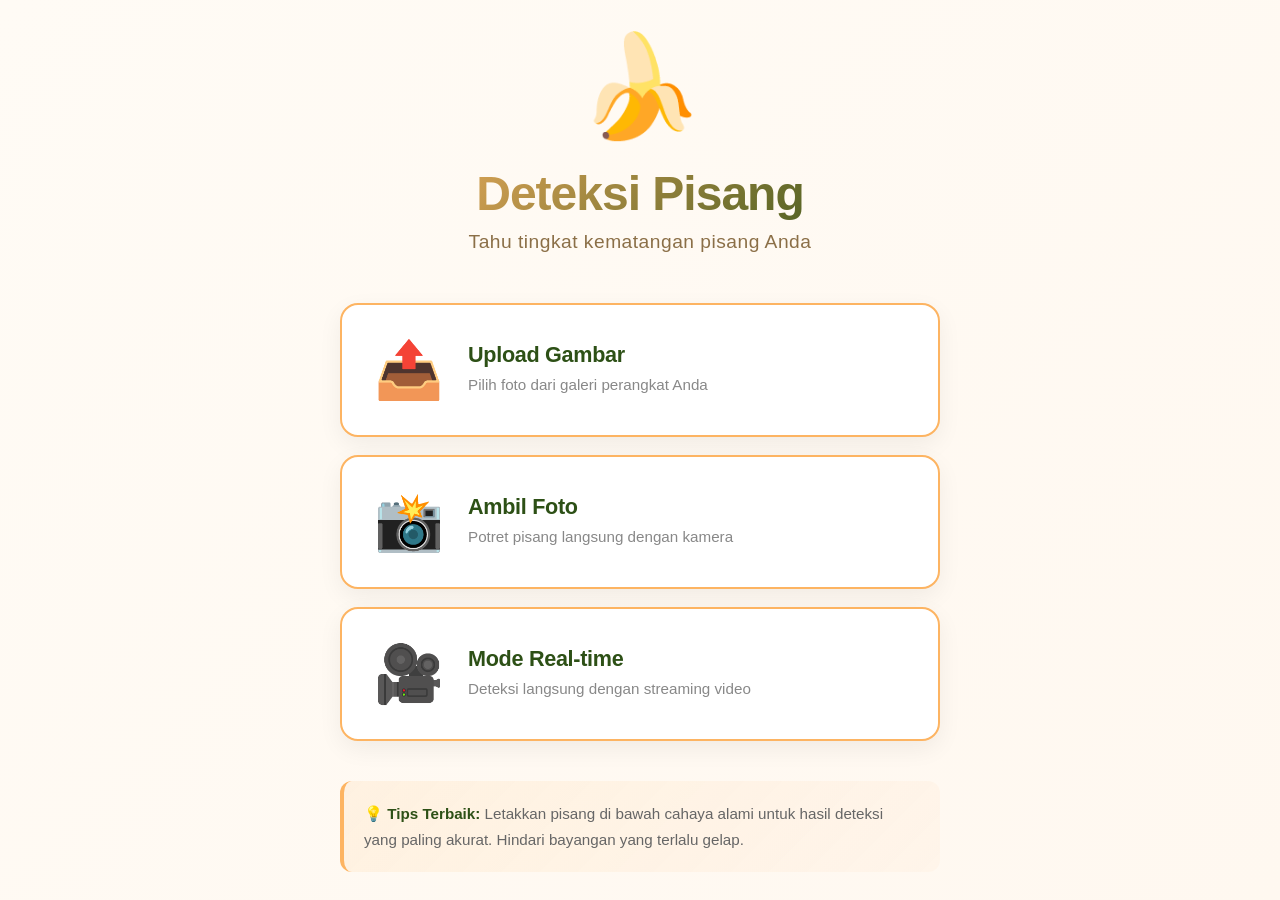
<file: templates/index.html>
<!DOCTYPE html>
<html lang="id">
<head>
    <meta charset="UTF-8">
    <meta name="viewport" content="width=device-width, initial-scale=1.0">
    <title>Deteksi Kematangan Pisang</title>
    <link rel="stylesheet" href="/static/css/style.css">
    <style>
        /* ── Page-specific styles ── */
        body {
            background: linear-gradient(135deg, var(--light) 0%, #FFF8F0 100%);
            display: flex;
            align-items: center;
            justify-content: center;
            padding: 20px;
        }

        .container {
            max-width: 600px;
            width: 100%;
            animation: slideUp 0.8s cubic-bezier(0.34, 1.56, 0.64, 1);
        }

        header { text-align: center; margin-bottom: 50px; }

        .logo {
            font-size: 100px;
            margin-bottom: 20px;
            animation: bounce 2.5s cubic-bezier(0.68, -0.55, 0.265, 1.55) infinite;
            display: inline-block;
        }

        h1 {
            font-size: 3em;
            background: linear-gradient(135deg, var(--primary) 0%, var(--primary-dark) 100%);
            -webkit-background-clip: text;
            -webkit-text-fill-color: transparent;
            background-clip: text;
            margin-bottom: 10px;
            font-weight: 800;
            letter-spacing: -1px;
        }

        .subtitle {
            color: var(--gray);
            font-size: 1.2em;
            font-weight: 300;
            margin-bottom: 40px;
            letter-spacing: 0.5px;
        }

        .modes { display: grid; grid-template-columns: 1fr; gap: 18px; margin-bottom: 40px; }

        .mode-card {
            background: white;
            border: 2.5px solid var(--primary);
            border-radius: 18px;
            padding: 32px;
            cursor: pointer;
            transition: all 0.4s cubic-bezier(0.34, 1.56, 0.64, 1);
            text-decoration: none;
            color: var(--dark);
            position: relative;
            overflow: hidden;
            box-shadow: 0 8px 24px rgba(0,0,0,0.06);
            display: flex;
            align-items: center;
            gap: 24px;
        }

        .mode-card::before {
            content: '';
            position: absolute;
            top: 0; left: -100%;
            width: 100%; height: 100%;
            background: linear-gradient(90deg, transparent, rgba(253,180,98,0.15), transparent);
            transition: left 0.6s ease;
            z-index: 1;
        }

        .mode-card:hover::before { left: 100%; }

        .mode-card:hover {
            transform: translateY(-12px);
            border-color: var(--primary-dark);
            box-shadow: 0 16px 40px rgba(45,80,22,0.12);
            background: linear-gradient(135deg, #FFFBF5 0%, #FFF8F0 100%);
        }

        .mode-icon {
            font-size: 56px;
            min-width: 70px;
            text-align: center;
            transition: transform 0.3s cubic-bezier(0.34, 1.56, 0.64, 1);
            z-index: 2;
        }

        .mode-card:hover .mode-icon { transform: scale(1.2) rotate(8deg); }

        .mode-content { flex: 1; z-index: 2; }

        .mode-title {
            font-size: 1.35em;
            font-weight: 700;
            color: var(--primary-dark);
            margin-bottom: 6px;
            letter-spacing: -0.3px;
        }

        .mode-desc { font-size: 0.95em; color: #888; line-height: 1.5; }

        .arrow {
            font-size: 24px;
            opacity: 0;
            transform: translateX(-10px);
            transition: all 0.3s ease;
            z-index: 2;
        }

        .mode-card:hover .arrow { opacity: 1; transform: translateX(0); }

        .info-box {
            background: linear-gradient(135deg, rgba(253,180,98,0.12) 0%, rgba(253,180,98,0.05) 100%);
            border-left: 4px solid var(--primary);
            padding: 20px;
            border-radius: 12px;
            font-size: 0.95em;
            color: #666;
            line-height: 1.7;
        }

        .info-box strong { color: var(--primary-dark); font-weight: 600; }

        @media (max-width: 600px) {
            h1 { font-size: 2.2em; }
            .logo { font-size: 70px; }
            .subtitle { font-size: 1em; }
            .mode-card { padding: 24px; gap: 16px; }
            .mode-icon { font-size: 44px; min-width: 54px; }
            .mode-title { font-size: 1.1em; }
            .mode-desc { font-size: 0.85em; }
            .arrow { display: none; }
        }
    </style>
</head>
<body>
    <div class="container">
        <header>
            <div class="logo">🍌</div>
            <h1>Deteksi Pisang</h1>
            <p class="subtitle">Tahu tingkat kematangan pisang Anda</p>
        </header>

        <div class="modes">
            <a href="/upload" class="mode-card">
                <div class="mode-icon">📤</div>
                <div class="mode-content">
                    <div class="mode-title">Upload Gambar</div>
                    <div class="mode-desc">Pilih foto dari galeri perangkat Anda</div>
                </div>
                <div class="arrow">→</div>
            </a>

            <a href="/capture" class="mode-card">
                <div class="mode-icon">📸</div>
                <div class="mode-content">
                    <div class="mode-title">Ambil Foto</div>
                    <div class="mode-desc">Potret pisang langsung dengan kamera</div>
                </div>
                <div class="arrow">→</div>
            </a>

            <a href="/realtime" class="mode-card">
                <div class="mode-icon">🎥</div>
                <div class="mode-content">
                    <div class="mode-title">Mode Real-time</div>
                    <div class="mode-desc">Deteksi langsung dengan streaming video</div>
                </div>
                <div class="arrow">→</div>
            </a>
        </div>

        <div class="info-box">
            <strong>💡 Tips Terbaik:</strong> Letakkan pisang di bawah cahaya alami untuk hasil deteksi yang paling akurat. Hindari bayangan yang terlalu gelap.
        </div>
    </div>
</body>
</html>
</file>
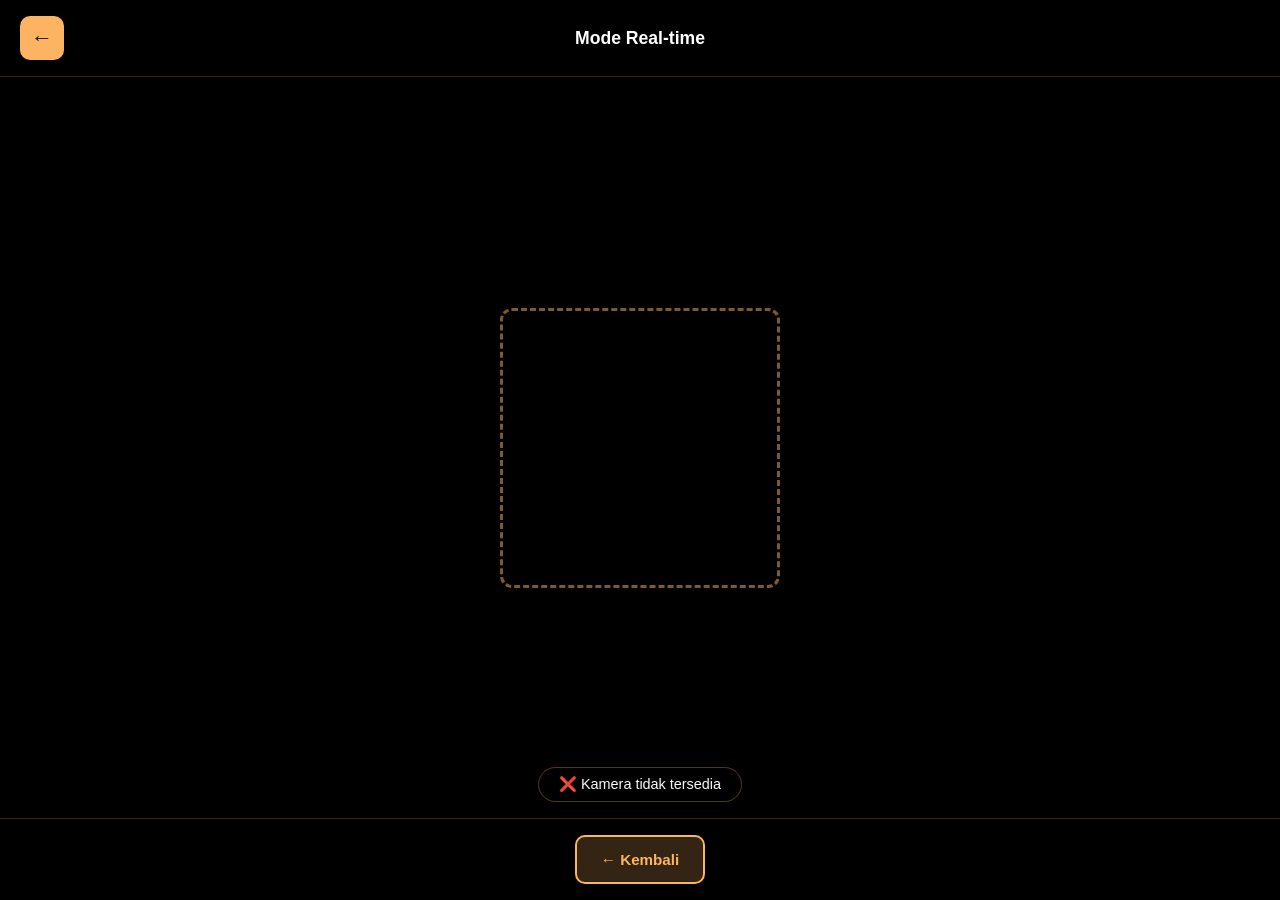
<file: templates/realtime.html>
<!DOCTYPE html>
<html lang="id">
<head>
    <meta charset="UTF-8">
    <meta name="viewport" content="width=device-width, initial-scale=1.0">
    <title>Real-time - Deteksi Pisang</title>
    <link rel="stylesheet" href="/static/css/style.css">
    <style>
        /* ── Page-specific styles ── */
        body {
            background: #000;
            padding: 0;
            margin: 0;
        }

        .container {
            width: 100%;
            height: 100vh;
            display: flex;
            flex-direction: column;
        }

        header {
            background: rgba(0,0,0,0.9);
            padding: 16px 20px;
            display: flex;
            align-items: center;
            justify-content: space-between;
            z-index: 10;
            border-bottom: 1px solid rgba(253,180,98,0.2);
        }

        h1 {
            color: white;
            font-size: 1.1em;
            font-weight: 600;
            flex: 1;
            text-align: center;
        }

        .spacer { width: 44px; }

        /* ── Camera view ── */
        .camera-section {
            flex: 1;
            position: relative;
            overflow: hidden;
            display: flex;
            align-items: center;
            justify-content: center;
        }

        #video { width: 100%; height: 100%; object-fit: cover; }

        .focus-ring {
            position: absolute;
            top: 50%; left: 50%;
            transform: translate(-50%, -50%);
            width: 280px; height: 280px;
            border: 3px dashed var(--primary);
            border-radius: 12px;
            pointer-events: none;
            opacity: 0.5;
            animation: focusPulse 2s ease-in-out infinite;
            z-index: 2;
        }

        /* ── Status bar ── */
        .status-bar {
            position: absolute;
            bottom: 16px; left: 50%;
            transform: translateX(-50%);
            background: rgba(0,0,0,0.7);
            color: white;
            padding: 8px 20px;
            border-radius: 20px;
            font-size: 0.9em;
            font-weight: 500;
            z-index: 3;
            backdrop-filter: blur(6px);
            border: 1px solid rgba(253,180,98,0.3);
        }

        #canvas { display: none; }

        /* ── Result overlay (bottom sheet style) ── */
        .result-overlay {
            display: none;
            position: absolute;
            bottom: 0; left: 0;
            width: 100%;
            background: white;
            border-radius: 20px 20px 0 0;
            padding: 20px 24px;
            z-index: 5;
            animation: slideUp 0.4s cubic-bezier(0.34, 1.56, 0.64, 1);
            box-shadow: 0 -8px 40px rgba(0,0,0,0.3);
        }

        .result-overlay.show { display: block; }

        .drag-handle {
            width: 40px; height: 4px;
            background: #ddd;
            border-radius: 2px;
            margin: 0 auto 16px;
        }

        /* Compact info grid for overlay */
        .result-overlay .info-grid {
            grid-template-columns: 1fr 1fr;
            margin-bottom: 12px;
        }

        .result-overlay .info-item { padding: 12px 14px; }
        .result-overlay .tips { margin-bottom: 0; }
        .result-overlay .status-badge { margin-bottom: 16px; padding: 16px; }
        .result-overlay .status-icon { font-size: 40px; }

        /* ── Bottom controls ── */
        .controls {
            background: rgba(0,0,0,0.95);
            padding: 16px 20px;
            display: flex;
            justify-content: center;
            gap: 12px;
            z-index: 10;
            border-top: 1px solid rgba(253,180,98,0.2);
        }

        @media (max-width: 480px) {
            h1 { font-size: 1em; }
            .focus-ring { width: 200px; height: 200px; }
            .result-overlay { padding: 16px; }
            .info-grid { grid-template-columns: 1fr; }
        }
    </style>
</head>
<body>
    <div class="container">
        <header>
            <a href="/" class="back-btn">←</a>
            <h1>Mode Real-time</h1>
            <div class="spacer"></div>
        </header>

        <div class="camera-section">
            <video id="video" autoplay playsinline muted></video>
            <div class="focus-ring"></div>

            <div class="status-bar" id="realtimeStatus">🎥 Memulai kamera...</div>

            <!-- Result overlay (bottom sheet) -->
            <div class="result-overlay" id="resultOverlay">
                <div class="drag-handle"></div>

                <div class="status-badge" id="statusBadge">
                    <div class="status-icon" id="statusIcon">🍌</div>
                    <div class="status-content">
                        <div class="status-label" id="statusLabel">Menunggu deteksi...</div>
                        <div class="status-desc" id="statusDesc">Arahkan kamera ke pisang</div>
                    </div>
                </div>

                <div class="info-grid">
                    <div class="info-item">
                        <div class="info-label">Status</div>
                        <div class="info-value" id="infoStatus">-</div>
                    </div>
                    <div class="info-item">
                        <div class="info-label">Rekomendasi</div>
                        <div class="info-value" id="infoRecommend">-</div>
                    </div>
                </div>

                <div class="tips">
                    <strong>💡 Tips:</strong>
                    <div id="tipsText">Deteksi berjalan otomatis tiap 1,5 detik.</div>
                </div>
            </div>
        </div>

        <div class="controls">
            <a href="/" class="btn btn-secondary">← Kembali</a>
        </div>
    </div>

    <canvas id="canvas"></canvas>

    <script src="/static/js/banana.js"></script>
    <script src="/static/js/realtime.js"></script>
</body>
</html>
</file>
<file: static/css/style.css>
/* =============================================
   style.css — Deteksi Kematangan Pisang
   Shared styles for all pages
   ============================================= */

* {
    margin: 0;
    padding: 0;
    box-sizing: border-box;
}

:root {
    --primary: #FDB462;
    --primary-dark: #2D5016;
    --secondary: #FFD89B;
    --success: #10B981;
    --warning: #F59E0B;
    --danger: #D4483C;
    --dark: #1a1a1a;
    --light: #FFFBF5;
    --gray: #8B6F47;
}

body {
    font-family: -apple-system, BlinkMacSystemFont, 'Segoe UI', Roboto, Oxygen, Ubuntu, Cantarell, sans-serif;
    color: var(--dark);
    min-height: 100vh;
}

/* ── Animations ── */
@keyframes slideUp {
    from { opacity: 0; transform: translateY(40px); }
    to   { opacity: 1; transform: translateY(0); }
}

@keyframes fadeIn {
    from { opacity: 0; }
    to   { opacity: 1; }
}

@keyframes spin {
    to { transform: rotate(360deg); }
}

@keyframes bounce {
    0%, 100% { transform: translateY(0); }
    50%       { transform: translateY(-20px); }
}

@keyframes focusPulse {
    0%, 100% { opacity: 0.4; transform: translate(-50%, -50%) scale(1); }
    50%       { opacity: 0.7; transform: translate(-50%, -50%) scale(1.05); }
}

/* ── Shared Header ── */
.back-btn {
    display: flex;
    align-items: center;
    justify-content: center;
    width: 44px;
    height: 44px;
    background: var(--primary);
    border: none;
    border-radius: 10px;
    cursor: pointer;
    font-size: 22px;
    transition: all 0.3s ease;
    text-decoration: none;
    color: var(--dark);
}

.back-btn:hover {
    background: var(--primary-dark);
    color: white;
    transform: scale(1.08);
}

/* ── Shared Result / Status Badge ── */
.status-badge {
    display: flex;
    align-items: center;
    gap: 18px;
    padding: 24px;
    border-radius: 14px;
    margin-bottom: 24px;
    background: #f9f9f9;
}

.status-icon { font-size: 56px; display: inline-block; }

.status-badge.unripe  { border-left: 5px solid var(--success); background: rgba(16,185,129,0.08); }
.status-badge.ripe    { border-left: 5px solid var(--warning); background: rgba(245,158,11,0.08); }
.status-badge.overripe{ border-left: 5px solid var(--danger);  background: rgba(212,72,60,0.08);  }
.status-badge.rotten  { border-left: 5px solid #6B7280;        background: rgba(107,114,128,0.08);}

.status-content { flex: 1; }

.status-label {
    font-size: 1.3em;
    font-weight: 700;
    color: var(--dark);
    margin-bottom: 6px;
}

.status-badge.unripe  .status-label { color: var(--success); }
.status-badge.ripe    .status-label { color: var(--warning); }
.status-badge.overripe.status-label { color: var(--danger);  }
.status-badge.rotten  .status-label { color: #6B7280; }

.status-desc { font-size: 0.95em; color: #666; }

/* ── Shared Info Grid ── */
.info-grid {
    display: grid;
    grid-template-columns: 1fr 1fr;
    gap: 16px;
    margin-bottom: 24px;
}

.info-item {
    background: #f9f9f9;
    padding: 18px;
    border-radius: 12px;
    border-left: 3px solid var(--primary);
}

.info-label {
    font-size: 0.8em;
    color: #999;
    text-transform: uppercase;
    letter-spacing: 0.6px;
    margin-bottom: 8px;
    font-weight: 600;
}

.info-value {
    font-size: 1.2em;
    font-weight: 700;
    color: var(--primary-dark);
}

/* ── Shared Tips Box ── */
.tips {
    background: linear-gradient(135deg, rgba(253,180,98,0.12) 0%, rgba(253,180,98,0.05) 100%);
    padding: 18px;
    border-radius: 12px;
    border-left: 4px solid var(--primary);
    margin-bottom: 24px;
    font-size: 0.95em;
    color: #555;
    line-height: 1.8;
}

.tips strong {
    color: var(--primary-dark);
    display: block;
    margin-bottom: 8px;
}

/* ── Shared Loading Spinner ── */
.spinner {
    width: 50px;
    height: 50px;
    border: 4px solid rgba(253,180,98,0.2);
    border-top-color: var(--primary);
    border-radius: 50%;
    animation: spin 0.8s linear infinite;
    margin-bottom: 20px;
}

/* ── Shared Buttons ── */
.btn {
    padding: 14px 24px;
    border: none;
    border-radius: 10px;
    font-size: 0.95em;
    font-weight: 600;
    cursor: pointer;
    transition: all 0.3s ease;
    text-decoration: none;
    display: flex;
    align-items: center;
    justify-content: center;
    gap: 8px;
}

.btn-primary {
    background: linear-gradient(135deg, var(--primary) 0%, #FFC565 100%);
    color: var(--dark);
    box-shadow: 0 4px 15px rgba(253,180,98,0.3);
}

.btn-primary:hover {
    transform: translateY(-3px);
    box-shadow: 0 8px 25px rgba(253,180,98,0.4);
}

.btn-secondary {
    background: rgba(253,180,98,0.2);
    color: var(--primary);
    border: 2px solid var(--primary);
}

.btn-secondary:hover {
    background: var(--primary);
    color: var(--dark);
}

.btn-muted {
    background: #f0f0f0;
    color: var(--dark);
}

.btn-muted:hover { background: #e0e0e0; }

/* ── Error box ── */
.error {
    background: rgba(212,72,60,0.1);
    border-left: 4px solid var(--danger);
    color: var(--danger);
    padding: 16px;
    border-radius: 10px;
    margin-bottom: 20px;
    display: none;
}

.error.show { display: block; }
</file>
